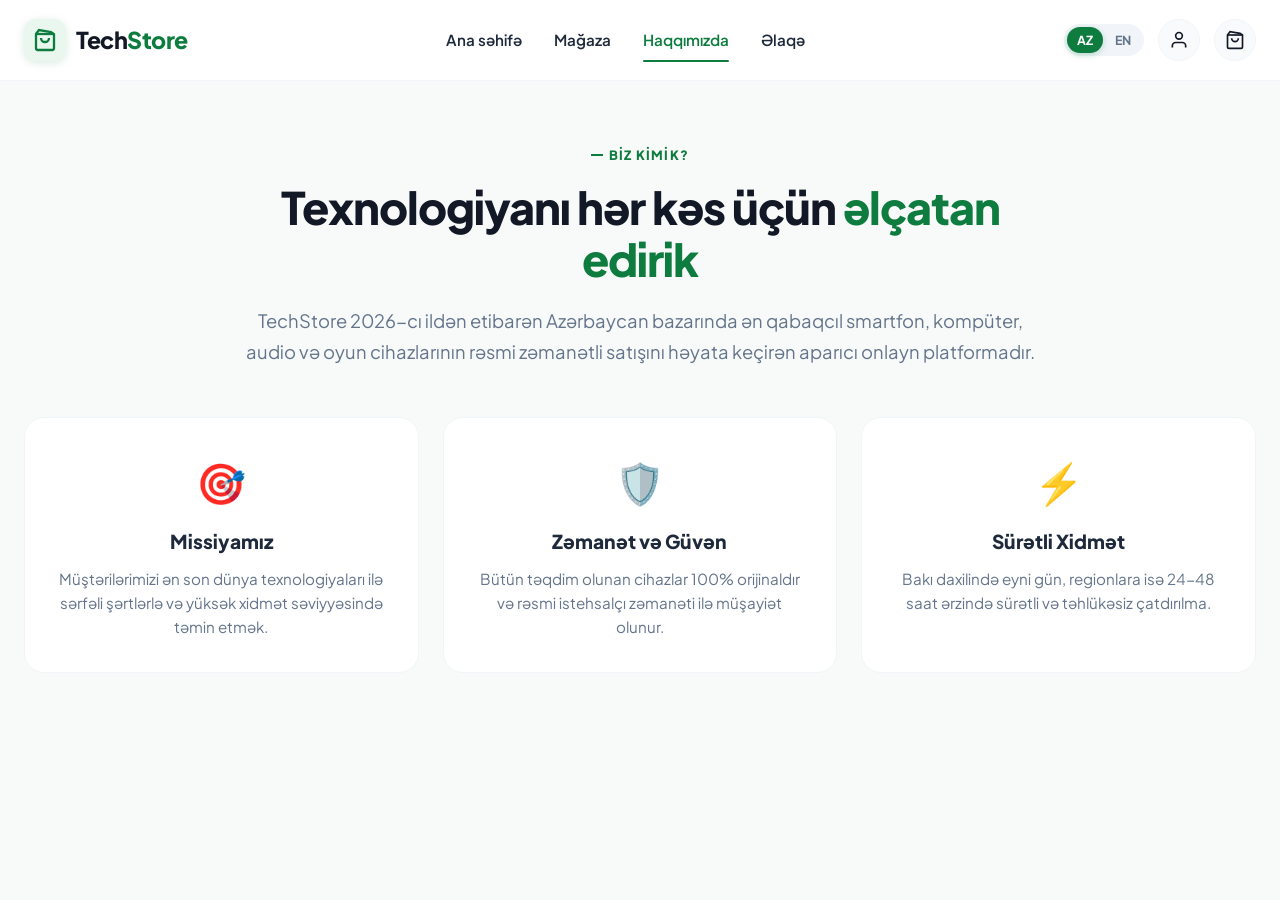
<file: about.html>
<!DOCTYPE html>
<html lang="az">
<head>
  <meta charset="UTF-8">
  <meta name="viewport" content="width=device-width, initial-scale=1.0">
  <title>Haqqımızda — TechStore</title>
  <link rel="stylesheet" href="css/style.css">
  <link rel="stylesheet" href="css/responsive.css">
</head>
<body>

  <!-- Site Header -->
  <header class="site-header">
    <div class="container header-inner">
      <button class="mobile-menu-toggle" aria-label="Menyu"><span></span><span></span><span></span></button>
      <a href="index.html" class="site-logo">
        <div class="logo-icon-wrap">
          <svg width="24" height="24" viewBox="0 0 24 24" fill="none" stroke="currentColor" stroke-width="2.3">
            <path d="M6 2L3 6v14a2 2 0 0 0 2 2h14a2 2 0 0 0 2-2V6l-3-2z"></path>
            <line x1="3" y1="6" x2="21" y2="6"></line>
            <path d="M16 10a4 4 0 0 1-8 0"></path>
          </svg>
        </div>
        <div class="logo-text">Tech<span>Store</span></div>
      </a>
      <nav class="main-nav">
        <a href="index.html" class="nav-link" data-i18n="nav_home">Ana səhifə</a>
        <a href="shop.html" class="nav-link" data-i18n="nav_shop">Mağaza</a>
        <a href="about.html" class="nav-link active" data-i18n="nav_about">Haqqımızda</a>
        <a href="contact.html" class="nav-link" data-i18n="nav_contact">Əlaqə</a>
      </nav>
      <div class="header-actions">
        <div class="lang-toggle-wrap">
          <button class="lang-btn active" data-lang="az">AZ</button>
          <button class="lang-btn" data-lang="en">EN</button>
        </div>
        <a href="admin/index.html" class="action-icon-btn" title="Admin Panel">
          <svg width="20" height="20" viewBox="0 0 24 24" fill="none" stroke="currentColor" stroke-width="2">
            <path d="M20 21v-2a4 4 0 0 0-4-4H8a4 4 0 0 0-4 4v2"></path>
            <circle cx="12" cy="7" r="4"></circle>
          </svg>
        </a>
        <a href="cart.html" class="action-icon-btn open-cart-btn" aria-label="Səbət">
          <svg width="20" height="20" viewBox="0 0 24 24" fill="none" stroke="currentColor" stroke-width="2">
            <path d="M6 2L3 6v14a2 2 0 0 0 2 2h14a2 2 0 0 0 2-2V6l-3-2z"></path>
            <line x1="3" y1="6" x2="21" y2="6"></line>
            <path d="M16 10a4 4 0 0 1-8 0"></path>
          </svg>
          <span class="action-badge cart-count-badge">0</span>
        </a>
      </div>
    </div>
  </header>

  <!-- About Content -->
  <main class="container" style="padding: 60px 24px;">
    <div style="max-width: 800px; margin: 0 auto; text-align: center; margin-bottom: 50px;">
      <span class="section-label" style="display: inline-block;">BİZ KİMİK?</span>
      <h1 class="hero-title" style="font-size: 2.8rem; margin-top: 10px;">
        Texnologiyanı hər kəs üçün <span>əlçatan edirik</span>
      </h1>
      <p style="font-size: 1.15rem; color: var(--text-muted); line-height: 1.7;">
        TechStore 2026-cı ildən etibarən Azərbaycan bazarında ən qabaqcıl smartfon, kompüter, audio və oyun cihazlarının rəsmi zəmanətli satışını həyata keçirən aparıcı onlayn platformadır.
      </p>
    </div>

    <!-- Values Grid -->
    <div class="products-grid" style="grid-template-columns: repeat(3, 1fr); margin-bottom: 60px;">
      <div style="background: #FFFFFF; padding: 32px; border-radius: var(--radius-lg); border: 1px solid var(--border-light); text-align: center;">
        <div style="font-size: 2.5rem; margin-bottom: 12px;">🎯</div>
        <h3 style="font-size: 1.2rem; font-weight: 800; margin-bottom: 10px;">Missiyamız</h3>
        <p style="color: var(--text-muted); font-size: 0.95rem;">Müştərilərimizi ən son dünya texnologiyaları ilə sərfəli şərtlərlə və yüksək xidmət səviyyəsində təmin etmək.</p>
      </div>

      <div style="background: #FFFFFF; padding: 32px; border-radius: var(--radius-lg); border: 1px solid var(--border-light); text-align: center;">
        <div style="font-size: 2.5rem; margin-bottom: 12px;">🛡️</div>
        <h3 style="font-size: 1.2rem; font-weight: 800; margin-bottom: 10px;">Zəmanət və Güvən</h3>
        <p style="color: var(--text-muted); font-size: 0.95rem;">Bütün təqdim olunan cihazlar 100% orijinaldır və rəsmi istehsalçı zəmanəti ilə müşayiət olunur.</p>
      </div>

      <div style="background: #FFFFFF; padding: 32px; border-radius: var(--radius-lg); border: 1px solid var(--border-light); text-align: center;">
        <div style="font-size: 2.5rem; margin-bottom: 12px;">⚡</div>
        <h3 style="font-size: 1.2rem; font-weight: 800; margin-bottom: 10px;">Sürətli Xidmət</h3>
        <p style="color: var(--text-muted); font-size: 0.95rem;">Bakı daxilində eyni gün, regionlara isə 24-48 saat ərzində sürətli və təhlükəsiz çatdırılma.</p>
      </div>
    </div>
  </main>

  <script src="js/data.js"></script>
  <script src="js/i18n.js"></script>
  <script src="js/app.js"></script>
</body>
</html>
</file>
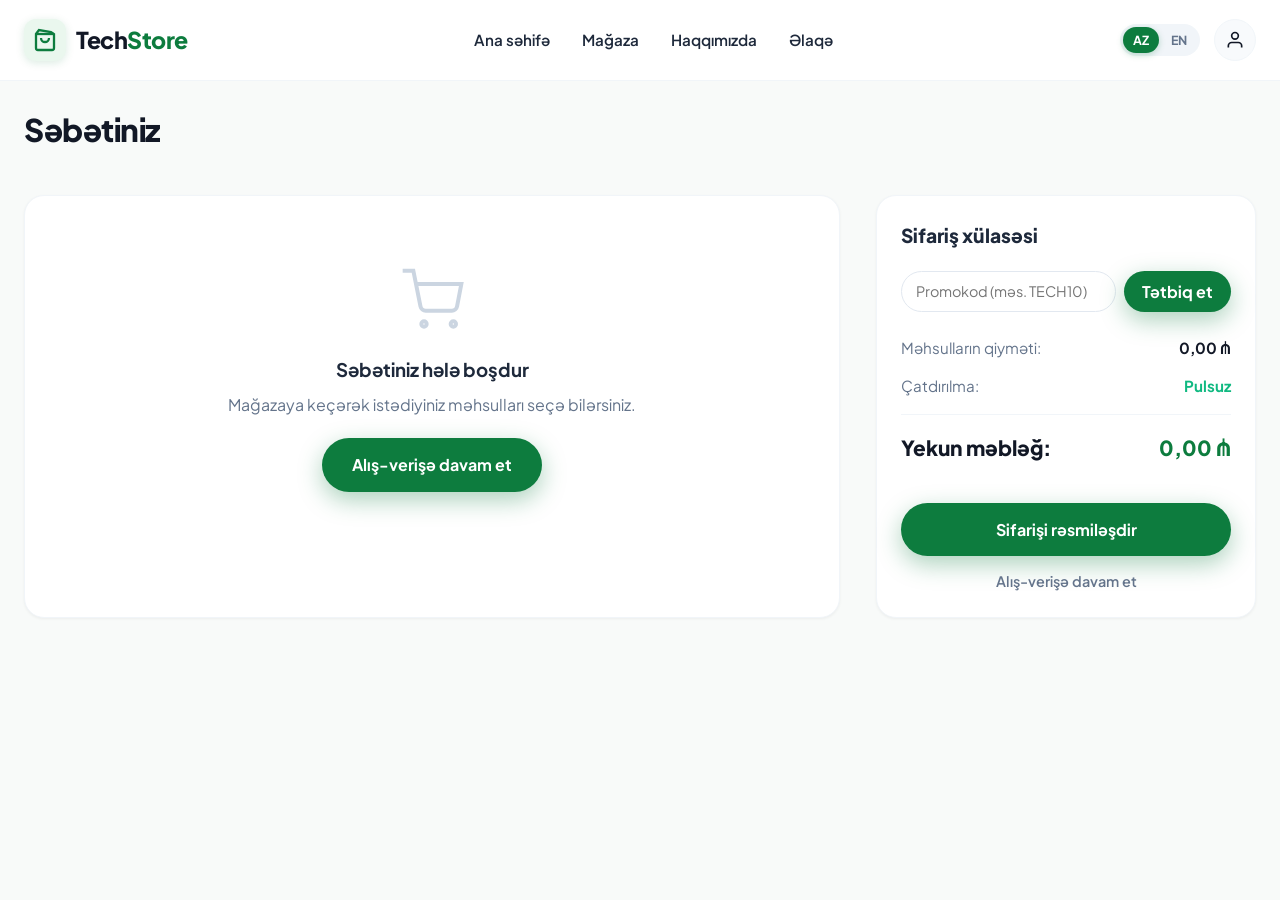
<file: cart.html>
<!DOCTYPE html>
<html lang="az">
<head>
  <meta charset="UTF-8">
  <meta name="viewport" content="width=device-width, initial-scale=1.0">
  <title>Səbət — TechStore</title>
  <link rel="stylesheet" href="css/style.css">
  <link rel="stylesheet" href="css/responsive.css">
  <style>
    .cart-page-layout {
      display: grid;
      grid-template-columns: 1fr 380px;
      gap: 36px;
      padding: 40px 0 60px;
    }
    .cart-table-card, .cart-summary-card {
      background: #FFFFFF;
      border-radius: var(--radius-lg);
      padding: 24px;
      border: 1px solid var(--border-light);
      box-shadow: var(--shadow-sm);
    }
    .cart-items-table {
      width: 100%;
      border-collapse: collapse;
    }
    .cart-items-table th {
      text-align: left;
      padding-bottom: 16px;
      border-bottom: 1px solid var(--border-light);
      color: var(--text-muted);
      font-size: 0.88rem;
      text-transform: uppercase;
    }
    .cart-items-table td {
      padding: 18px 0;
      border-bottom: 1px solid var(--border-light);
    }
    .cart-item-row-info {
      display: flex;
      align-items: center;
      gap: 16px;
    }
    .cart-item-row-info img {
      width: 72px;
      height: 72px;
      object-fit: cover;
      border-radius: 12px;
      background: #F8FAFC;
    }
    .summary-row {
      display: flex;
      justify-content: space-between;
      margin-bottom: 14px;
      font-size: 0.95rem;
      color: var(--text-muted);
    }
    .summary-row.total-row {
      border-top: 1px solid var(--border-light);
      padding-top: 16px;
      margin-top: 16px;
      font-size: 1.3rem;
      font-weight: 800;
      color: var(--dark);
    }
    .coupon-box {
      display: flex;
      gap: 8px;
      margin-bottom: 24px;
    }
    .coupon-input {
      flex: 1;
      padding: 10px 14px;
      border: 1px solid var(--border-color);
      border-radius: var(--radius-pill);
      font-size: 0.9rem;
    }
    @media (max-width: 992px) {
      .cart-page-layout {
        grid-template-columns: 1fr;
      }
    }
  </style>
</head>
<body>

  <!-- Site Header -->
  <header class="site-header">
    <div class="container header-inner">
      <button class="mobile-menu-toggle" aria-label="Menyu"><span></span><span></span><span></span></button>
      <a href="index.html" class="site-logo">
        <div class="logo-icon-wrap">
          <svg width="24" height="24" viewBox="0 0 24 24" fill="none" stroke="currentColor" stroke-width="2.3">
            <path d="M6 2L3 6v14a2 2 0 0 0 2 2h14a2 2 0 0 0 2-2V6l-3-2z"></path>
            <line x1="3" y1="6" x2="21" y2="6"></line>
            <path d="M16 10a4 4 0 0 1-8 0"></path>
          </svg>
        </div>
        <div class="logo-text">Tech<span>Store</span></div>
      </a>
      <nav class="main-nav">
        <a href="index.html" class="nav-link" data-i18n="nav_home">Ana səhifə</a>
        <a href="shop.html" class="nav-link" data-i18n="nav_shop">Mağaza</a>
        <a href="about.html" class="nav-link" data-i18n="nav_about">Haqqımızda</a>
        <a href="contact.html" class="nav-link" data-i18n="nav_contact">Əlaqə</a>
      </nav>
      <div class="header-actions">
        <div class="lang-toggle-wrap">
          <button class="lang-btn active" data-lang="az">AZ</button>
          <button class="lang-btn" data-lang="en">EN</button>
        </div>
        <a href="admin/index.html" class="action-icon-btn" title="Admin Panel">
          <svg width="20" height="20" viewBox="0 0 24 24" fill="none" stroke="currentColor" stroke-width="2">
            <path d="M20 21v-2a4 4 0 0 0-4-4H8a4 4 0 0 0-4 4v2"></path>
            <circle cx="12" cy="7" r="4"></circle>
          </svg>
        </a>
      </div>
    </div>
  </header>

  <!-- Cart Content -->
  <main class="container">
    <div style="padding: 24px 0 0;">
      <h1 class="section-title" data-i18n="cart_title">Səbətiniz</h1>
    </div>

    <div class="cart-page-layout">
      <!-- Items Table -->
      <div class="cart-table-card">
        <div id="cart-table-content">
          <!-- Dynamically populated -->
        </div>
      </div>

      <!-- Order Summary Card -->
      <div class="cart-summary-card">
        <h3 style="font-size: 1.2rem; font-weight: 800; margin-bottom: 20px;">Sifariş xülasəsi</h3>

        <div class="coupon-box">
          <input type="text" id="coupon-code-input" class="coupon-input" placeholder="Promokod (məs. TECH10)">
          <button class="btn-primary" style="padding: 10px 18px;" onclick="applyCoupon()">Tətbiq et</button>
        </div>

        <div class="summary-row">
          <span>Məhsulların qiyməti:</span>
          <span id="cart-page-subtotal" style="font-weight: 700; color: var(--dark);">0,00 ₼</span>
        </div>

        <div class="summary-row">
          <span>Çatdırılma:</span>
          <span style="font-weight: 700; color: #10B981;">Pulsuz</span>
        </div>

        <div class="summary-row" id="discount-row" style="display: none; color: var(--primary);">
          <span>Endirim:</span>
          <span id="discount-amount">-0,00 ₼</span>
        </div>

        <div class="summary-row total-row">
          <span>Yekun məbləğ:</span>
          <span id="cart-page-total" style="color: var(--primary);">0,00 ₼</span>
        </div>

        <a href="checkout.html" class="btn-primary" style="width: 100%; justify-content: center; margin-top: 24px;" data-i18n="cart_checkout">
          Sifarişi rəsmiləşdir
        </a>
        <a href="shop.html" style="display: block; text-align: center; margin-top: 14px; font-size: 0.9rem; font-weight: 600; color: var(--text-muted);" data-i18n="continue_shopping">
          ← Alış-verişə davam et
        </a>
      </div>
    </div>
  </main>

  <!-- Mobile Bottom Nav -->
  <div class="mobile-bottom-nav">
    <a href="index.html" class="mob-nav-btn"><span data-i18n="nav_home">Ana səhifə</span></a>
    <a href="shop.html" class="mob-nav-btn"><span data-i18n="nav_shop">Mağaza</span></a>
    <a href="cart.html" class="mob-nav-btn active"><span data-i18n="cart_title">Səbət</span></a>
    <a href="admin/index.html" class="mob-nav-btn"><span>Admin</span></a>
  </div>

  <script src="js/data.js"></script>
  <script src="js/i18n.js"></script>
  <script src="js/app.js"></script>
  <script>
    let discountPercent = 0;

    document.addEventListener("DOMContentLoaded", () => {
      renderCartTable();
    });

    function renderCartTable() {
      const container = document.getElementById("cart-table-content");
      const cart = window.dataStore.getCart();
      const lang = window.i18n.getLang();

      if (cart.length === 0) {
        container.innerHTML = `
          <div style="text-align: center; padding: 48px;">
            <svg width="64" height="64" viewBox="0 0 24 24" fill="none" stroke="#CBD5E1" stroke-width="1.5" style="margin: 0 auto 16px;">
              <circle cx="9" cy="21" r="1"></circle>
              <circle cx="20" cy="21" r="1"></circle>
              <path d="M1 1h4l2.68 13.39a2 2 0 0 0 2 1.61h9.72a2 2 0 0 0 2-1.61L23 6H6"></path>
            </svg>
            <h3 style="margin-bottom: 8px;">${window.i18n.t("cart_empty")}</h3>
            <p style="color: var(--text-muted); margin-bottom: 20px;">Mağazaya keçərək istədiyiniz məhsulları seçə bilərsiniz.</p>
            <a href="shop.html" class="btn-primary">${window.i18n.t("continue_shopping")}</a>
          </div>
        `;
        updateTotals(0);
        return;
      }

      let subtotal = 0;
      let rows = `
        <table class="cart-items-table">
          <thead>
            <tr>
              <th>Məhsul</th>
              <th>Qiymət</th>
              <th>Say</th>
              <th>Cəm</th>
              <th></th>
            </tr>
          </thead>
          <tbody>
      `;

      cart.forEach(item => {
        const itemTotal = item.price * item.quantity;
        subtotal += itemTotal;
        const title = lang === "az" ? item.title_az : item.title_en;

        rows += `
          <tr>
            <td>
              <div class="cart-item-row-info">
                <img src="${item.image}" alt="${title}">
                <div>
                  <h4 style="font-size: 0.95rem; font-weight: 700;">${title}</h4>
                  <span style="font-size: 0.8rem; color: var(--text-muted);">${item.category}</span>
                </div>
              </div>
            </td>
            <td style="font-weight: 700;">${window.i18n.formatPrice(item.price)}</td>
            <td>
              <div class="qty-counter">
                <button class="qty-btn" onclick="updateItemQty(${item.id}, ${item.quantity - 1}); renderCartTable();">-</button>
                <span class="qty-display">${item.quantity}</span>
                <button class="qty-btn" onclick="updateItemQty(${item.id}, ${item.quantity + 1}); renderCartTable();">+</button>
              </div>
            </td>
            <td style="font-weight: 800; color: var(--primary);">${window.i18n.formatPrice(itemTotal)}</td>
            <td>
              <button onclick="removeDrawerItem(${item.id}); renderCartTable();" style="color: var(--danger); font-size: 1.2rem; cursor: pointer;">
                &times;
              </button>
            </td>
          </tr>
        `;
      });

      rows += `</tbody></table>`;
      container.innerHTML = rows;
      updateTotals(subtotal);
    }

    function updateTotals(subtotal) {
      const discount = subtotal * (discountPercent / 100);
      const total = Math.max(0, subtotal - discount);

      document.getElementById("cart-page-subtotal").textContent = window.i18n.formatPrice(subtotal);
      document.getElementById("cart-page-total").textContent = window.i18n.formatPrice(total);

      const discountRow = document.getElementById("discount-row");
      if (discountPercent > 0) {
        discountRow.style.display = "flex";
        document.getElementById("discount-amount").textContent = `-${window.i18n.formatPrice(discount)}`;
      } else {
        discountRow.style.display = "none";
      }
    }

    function applyCoupon() {
      const code = document.getElementById("coupon-code-input").value.trim().toUpperCase();
      const coupons = window.dataStore.getCoupons();
      const match = coupons.find(c => c.code === code && c.active);

      if (match) {
        discountPercent = match.value;
        showToast(`Təbriklər! ${match.value}% endirim tətbiq olundu! 🎉`);
        renderCartTable();
      } else {
        showToast("Yanlış və ya vaxtı keçmiş kupon kodu!", "error");
      }
    }
  </script>
</body>
</html>
</file>
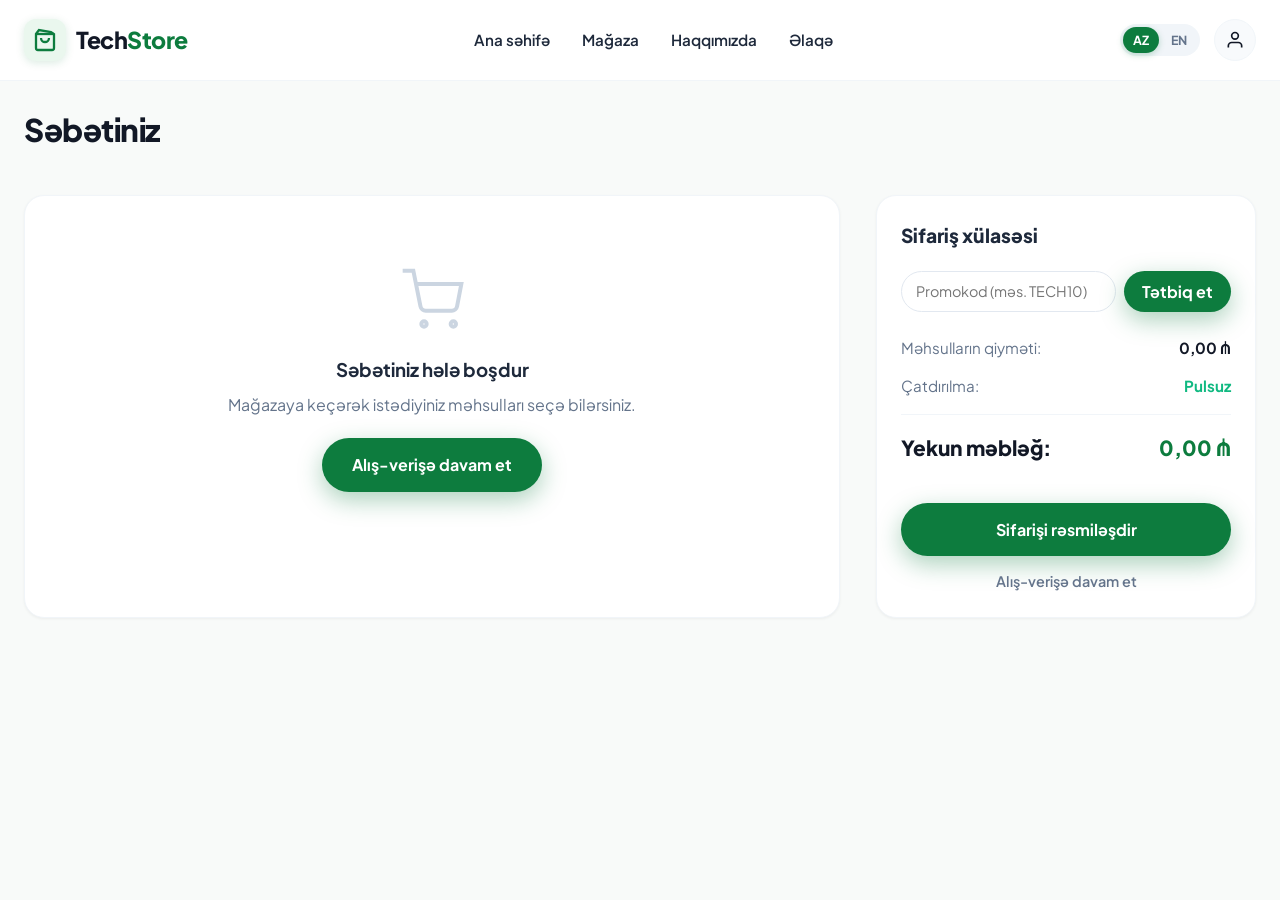
<file: checkout.html>
<!DOCTYPE html>
<html lang="az">
<head>
  <meta charset="UTF-8">
  <meta name="viewport" content="width=device-width, initial-scale=1.0">
  <title>Sifarişi Tamamla — TechStore</title>
  <link rel="stylesheet" href="css/style.css">
  <link rel="stylesheet" href="css/responsive.css">
  <style>
    .checkout-layout {
      display: grid;
      grid-template-columns: 1.2fr 0.8fr;
      gap: 40px;
      padding: 40px 0 60px;
    }
    .form-card, .summary-box {
      background: #FFFFFF;
      border-radius: var(--radius-lg);
      padding: 32px;
      border: 1px solid var(--border-light);
      box-shadow: var(--shadow-sm);
    }
    .form-section-title {
      font-size: 1.2rem;
      font-weight: 800;
      color: var(--dark);
      margin-bottom: 20px;
      display: flex;
      align-items: center;
      gap: 10px;
    }
    .form-grid {
      display: grid;
      grid-template-columns: 1fr 1fr;
      gap: 16px;
      margin-bottom: 20px;
    }
    .form-group {
      display: flex;
      flex-direction: column;
      gap: 6px;
    }
    .form-group.full-width {
      grid-column: span 2;
    }
    .form-group label {
      font-size: 0.88rem;
      font-weight: 700;
      color: var(--text-main);
    }
    .form-control {
      padding: 12px 16px;
      border: 1px solid var(--border-color);
      border-radius: var(--radius-sm);
      font-size: 0.92rem;
      transition: var(--transition);
    }
    .form-control:focus {
      border-color: var(--primary);
      box-shadow: 0 0 0 3px rgba(13, 124, 62, 0.15);
    }
    .payment-options {
      display: flex;
      flex-direction: column;
      gap: 12px;
      margin-top: 10px;
    }
    .payment-option-label {
      display: flex;
      align-items: center;
      gap: 12px;
      padding: 14px 18px;
      border: 2px solid var(--border-light);
      border-radius: var(--radius-md);
      cursor: pointer;
      font-weight: 600;
      transition: var(--transition);
    }
    .payment-option-label:has(input:checked) {
      border-color: var(--primary);
      background: var(--primary-light);
      color: var(--primary);
    }
    .checkout-item {
      display: flex;
      align-items: center;
      gap: 14px;
      padding-bottom: 12px;
      margin-bottom: 12px;
      border-bottom: 1px solid var(--border-light);
    }
    .checkout-item img {
      width: 50px;
      height: 50px;
      object-fit: cover;
      border-radius: 8px;
    }
    .order-success-screen {
      display: none;
      text-align: center;
      padding: 60px 20px;
      max-width: 600px;
      margin: 0 auto;
      background: #FFFFFF;
      border-radius: var(--radius-xl);
      border: 1px solid var(--border-light);
      box-shadow: var(--shadow-md);
    }
    @media (max-width: 992px) {
      .checkout-layout {
        grid-template-columns: 1fr;
      }
      .form-grid {
        grid-template-columns: 1fr;
      }
      .form-group.full-width {
        grid-column: span 1;
      }
    }
  </style>
</head>
<body>

  <!-- Site Header -->
  <header class="site-header">
    <div class="container header-inner">
      <a href="index.html" class="site-logo">
        <div class="logo-icon-wrap">
          <svg width="24" height="24" viewBox="0 0 24 24" fill="none" stroke="currentColor" stroke-width="2.3">
            <path d="M6 2L3 6v14a2 2 0 0 0 2 2h14a2 2 0 0 0 2-2V6l-3-2z"></path>
            <line x1="3" y1="6" x2="21" y2="6"></line>
            <path d="M16 10a4 4 0 0 1-8 0"></path>
          </svg>
        </div>
        <div class="logo-text">Tech<span>Store</span></div>
      </a>
      <div style="font-weight: 700; color: var(--primary); font-size: 0.95rem;">🔒 100% Təhlükəsiz Ödəniş</div>
    </div>
  </header>

  <!-- Checkout Content -->
  <main class="container">
    
    <!-- Success Container (Hidden initially) -->
    <div id="order-success-box" class="order-success-screen">
      <div style="width: 80px; height: 80px; border-radius: 50%; background: #ECFDF5; color: #10B981; display: flex; align-items: center; justify-content: center; margin: 0 auto 20px;">
        <svg width="44" height="44" viewBox="0 0 24 24" fill="none" stroke="currentColor" stroke-width="3">
          <polyline points="20 6 9 17 4 12"></polyline>
        </svg>
      </div>
      <h2 style="font-size: 1.8rem; font-weight: 800; margin-bottom: 12px;" data-i18n="order_success_title">Sifarişiniz uğurla qəbul edildi! 🎉</h2>
      <p style="color: var(--text-muted); font-size: 1.05rem; margin-bottom: 24px;">
        Sifariş nömrəniz: <strong id="success-order-id" style="color: var(--primary);">TS-1085</strong>
      </p>
      <p style="color: var(--text-muted); margin-bottom: 32px;" data-i18n="order_success_note">
        Əməkdaşlarımız 15 dəqiqə ərzində sizinlə əlaqə saxlayacaqlar.
      </p>
      <div style="display: flex; gap: 14px; justify-content: center;">
        <a href="index.html" class="btn-primary">Ana səhifəyə qayıt</a>
        <a href="admin/index.html" class="btn-outline-dark">Admin Paneldə gör</a>
      </div>
    </div>

    <!-- Checkout Main View -->
    <div id="checkout-main-form" class="checkout-layout">
      
      <!-- Checkout Form -->
      <form id="order-form" onsubmit="handlePlaceOrder(event)">
        <div class="form-card">
          <h3 class="form-section-title">
            <span>📍</span> <span data-i18n="checkout_shipping">Çatdırılma məlumatları</span>
          </h3>

          <div class="form-grid">
            <div class="form-group">
              <label data-i18n="checkout_name">Ad və Soyad</label>
              <input type="text" id="cust-name" class="form-control" required placeholder="Əli Həsənov">
            </div>

            <div class="form-group">
              <label data-i18n="checkout_phone">Əlaqə nömrəsi</label>
              <input type="tel" id="cust-phone" class="form-control" required placeholder="+994 50 123 45 67">
            </div>

            <div class="form-group">
              <label data-i18n="checkout_email">E-poçt ünvanı</label>
              <input type="email" id="cust-email" class="form-control" placeholder="ad@example.com">
            </div>

            <div class="form-group">
              <label data-i18n="checkout_city">Şəhər / Rayon</label>
              <select id="cust-city" class="form-control" required>
                <option value="Bakı">Bakı</option>
                <option value="Sumqayıt">Sumqayıt</option>
                <option value="Gəncə">Gəncə</option>
                <option value="Xırdalan">Xırdalan</option>
                <option value="Digər">Digər region</option>
              </select>
            </div>

            <div class="form-group full-width">
              <label data-i18n="checkout_address">Tam ünvan</label>
              <input type="text" id="cust-address" class="form-control" required placeholder="Nəsimi ray., Nizami küç. 45, mənzil 12">
            </div>

            <div class="form-group full-width">
              <label data-i18n="checkout_notes">Sifariş üçün qeydlər</label>
              <textarea id="cust-notes" class="form-control" rows="2" placeholder="Kuryer üçün əlavə məlumat..."></textarea>
            </div>
          </div>

          <h3 class="form-section-title" style="margin-top: 30px;">
            <span>💳</span> <span data-i18n="checkout_payment">Ödəniş üsulu</span>
          </h3>

          <div class="payment-options">
            <label class="payment-option-label">
              <input type="radio" name="payment_type" value="cash" checked>
              <span data-i18n="checkout_cash">Qapıda nağd / kartla ödəniş (Kuryerə)</span>
            </label>
            <label class="payment-option-label">
              <input type="radio" name="payment_type" value="card">
              <span data-i18n="checkout_card">Onlayn kartla ödəniş (Birkart, Tamkart, Visa/Master)</span>
            </label>
          </div>

          <button type="submit" class="btn-primary" style="width: 100%; justify-content: center; margin-top: 32px; font-size: 1.05rem;" data-i18n="checkout_submit">
            Sifarişi təsdiqlə
          </button>
        </div>
      </form>

      <!-- Order Review Sidebar -->
      <div class="summary-box">
        <h3 style="font-size: 1.2rem; font-weight: 800; margin-bottom: 20px;" data-i18n="checkout_order_summary">Sifariş xülasəsi</h3>

        <div id="checkout-items-list">
          <!-- Dynamically populated -->
        </div>

        <div style="border-top: 1px solid var(--border-light); padding-top: 16px; margin-top: 16px;">
          <div style="display: flex; justify-content: space-between; margin-bottom: 10px; color: var(--text-muted);">
            <span data-i18n="checkout_subtotal">Məhsulların cəmi:</span>
            <span id="checkout-subtotal" style="font-weight: 700; color: var(--dark);">0,00 ₼</span>
          </div>
          <div style="display: flex; justify-content: space-between; margin-bottom: 10px; color: var(--text-muted);">
            <span data-i18n="checkout_shipping_fee">Çatdırılma:</span>
            <span style="font-weight: 700; color: #10B981;" data-i18n="checkout_free">Pulsuz</span>
          </div>
          <div style="display: flex; justify-content: space-between; font-size: 1.3rem; font-weight: 800; color: var(--primary); padding-top: 14px; border-top: 1px solid var(--border-light);">
            <span>Yekun:</span>
            <span id="checkout-total">0,00 ₼</span>
          </div>
        </div>
      </div>

    </div>
  </main>

  <script src="js/data.js"></script>
  <script src="js/i18n.js"></script>
  <script src="js/app.js"></script>
  <script>
    document.addEventListener("DOMContentLoaded", () => {
      renderCheckoutSummary();
    });

    function renderCheckoutSummary() {
      const cart = window.dataStore.getCart();
      const container = document.getElementById("checkout-items-list");
      const lang = window.i18n.getLang();

      if (cart.length === 0) {
        window.location.href = "cart.html";
        return;
      }

      let subtotal = 0;
      container.innerHTML = cart.map(item => {
        const itemTotal = item.price * item.quantity;
        subtotal += itemTotal;
        const title = lang === "az" ? item.title_az : item.title_en;

        return `
          <div class="checkout-item">
            <img src="${item.image}" alt="${title}">
            <div style="flex: 1;">
              <h5 style="font-size: 0.88rem; font-weight: 700;">${title}</h5>
              <div style="font-size: 0.8rem; color: var(--text-muted);">${item.quantity} × ${window.i18n.formatPrice(item.price)}</div>
            </div>
            <div style="font-weight: 700; font-size: 0.95rem;">${window.i18n.formatPrice(itemTotal)}</div>
          </div>
        `;
      }).join("");

      document.getElementById("checkout-subtotal").textContent = window.i18n.formatPrice(subtotal);
      document.getElementById("checkout-total").textContent = window.i18n.formatPrice(subtotal);
    }

    function handlePlaceOrder(e) {
      e.preventDefault();
      const cart = window.dataStore.getCart();
      if (cart.length === 0) return;

      const name = document.getElementById("cust-name").value;
      const phone = document.getElementById("cust-phone").value;
      const city = document.getElementById("cust-city").value;
      const address = document.getElementById("cust-address").value;

      const subtotal = cart.reduce((sum, item) => sum + (item.price * item.quantity), 0);

      const newOrder = window.dataStore.addOrder({
        customer: name,
        phone: phone,
        city: `${city}, ${address}`,
        total: subtotal,
        status: "Gözləyir",
        items: cart.map(i => ({ id: i.id, title: i.title_az, quantity: i.quantity, price: i.price }))
      });

      // Clear cart
      window.dataStore.clearCart();

      // Show confirmation screen
      document.getElementById("checkout-main-form").style.display = "none";
      const successBox = document.getElementById("order-success-box");
      document.getElementById("success-order-id").textContent = newOrder.id;
      successBox.style.display = "block";
    }
  </script>
</body>
</html>
</file>
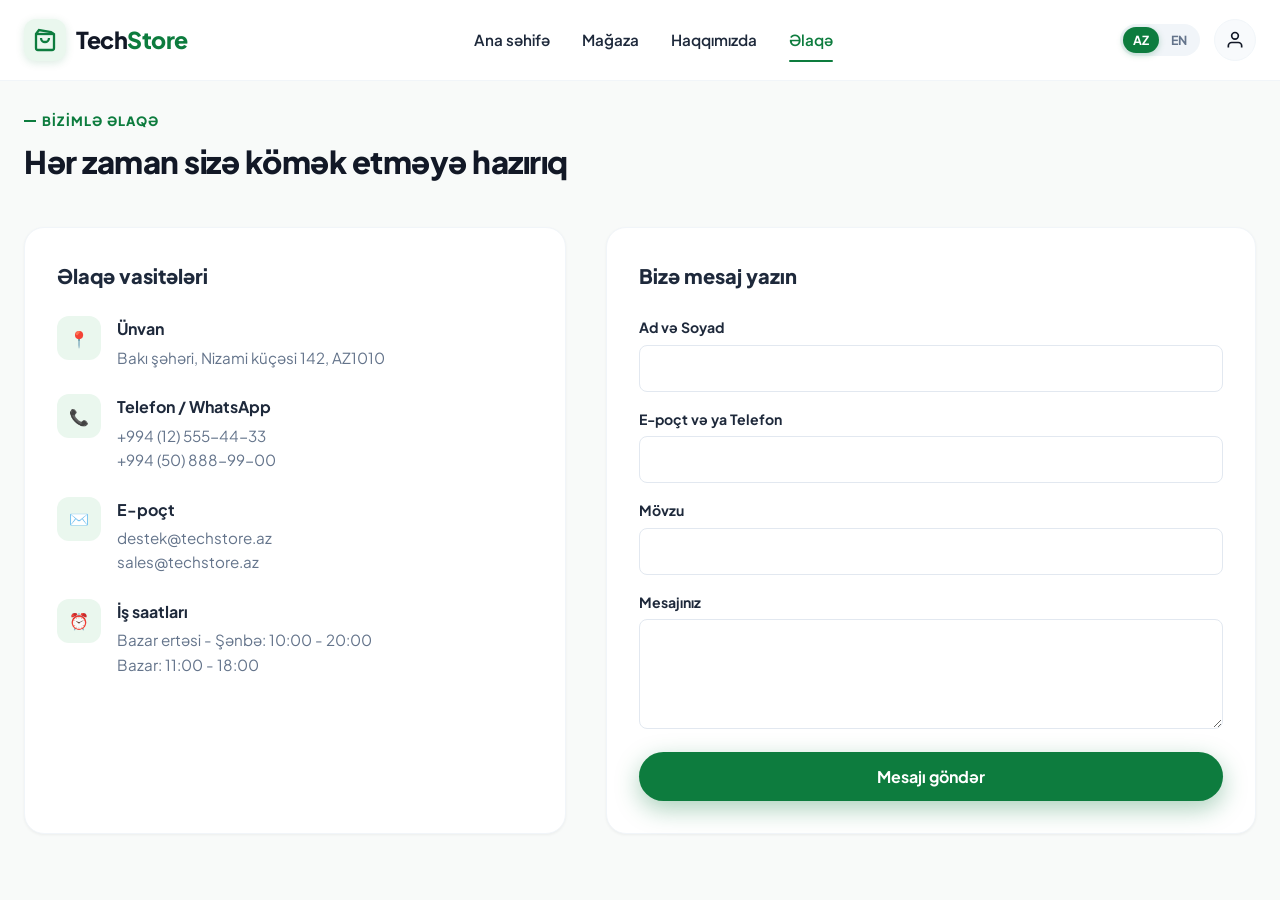
<file: contact.html>
<!DOCTYPE html>
<html lang="az">
<head>
  <meta charset="UTF-8">
  <meta name="viewport" content="width=device-width, initial-scale=1.0">
  <title>Əlaqə — TechStore</title>
  <link rel="stylesheet" href="css/style.css">
  <link rel="stylesheet" href="css/responsive.css">
  <style>
    .contact-layout {
      display: grid;
      grid-template-columns: 1fr 1.2fr;
      gap: 40px;
      padding: 40px 0 60px;
    }
    .contact-info-card, .contact-form-card {
      background: #FFFFFF;
      border-radius: var(--radius-lg);
      padding: 32px;
      border: 1px solid var(--border-light);
      box-shadow: var(--shadow-sm);
    }
    .contact-row {
      display: flex;
      align-items: flex-start;
      gap: 16px;
      margin-bottom: 24px;
    }
    .contact-icon-box {
      width: 44px;
      height: 44px;
      border-radius: 12px;
      background: var(--primary-light);
      display: flex;
      align-items: center;
      justify-content: center;
      color: var(--primary);
      flex-shrink: 0;
    }
    @media (max-width: 992px) {
      .contact-layout {
        grid-template-columns: 1fr;
      }
    }
  </style>
</head>
<body>

  <!-- Site Header -->
  <header class="site-header">
    <div class="container header-inner">
      <button class="mobile-menu-toggle" aria-label="Menyu"><span></span><span></span><span></span></button>
      <a href="index.html" class="site-logo">
        <div class="logo-icon-wrap">
          <svg width="24" height="24" viewBox="0 0 24 24" fill="none" stroke="currentColor" stroke-width="2.3">
            <path d="M6 2L3 6v14a2 2 0 0 0 2 2h14a2 2 0 0 0 2-2V6l-3-2z"></path>
            <line x1="3" y1="6" x2="21" y2="6"></line>
            <path d="M16 10a4 4 0 0 1-8 0"></path>
          </svg>
        </div>
        <div class="logo-text">Tech<span>Store</span></div>
      </a>
      <nav class="main-nav">
        <a href="index.html" class="nav-link" data-i18n="nav_home">Ana səhifə</a>
        <a href="shop.html" class="nav-link" data-i18n="nav_shop">Mağaza</a>
        <a href="about.html" class="nav-link" data-i18n="nav_about">Haqqımızda</a>
        <a href="contact.html" class="nav-link active" data-i18n="nav_contact">Əlaqə</a>
      </nav>
      <div class="header-actions">
        <div class="lang-toggle-wrap">
          <button class="lang-btn active" data-lang="az">AZ</button>
          <button class="lang-btn" data-lang="en">EN</button>
        </div>
        <a href="admin/index.html" class="action-icon-btn" title="Admin Panel">
          <svg width="20" height="20" viewBox="0 0 24 24" fill="none" stroke="currentColor" stroke-width="2">
            <path d="M20 21v-2a4 4 0 0 0-4-4H8a4 4 0 0 0-4 4v2"></path>
            <circle cx="12" cy="7" r="4"></circle>
          </svg>
        </a>
      </div>
    </div>
  </header>

  <!-- Contact Content -->
  <main class="container">
    <div style="padding: 30px 0 0;">
      <span class="section-label">BİZİMLƏ ƏLAQƏ</span>
      <h1 class="section-title">Hər zaman sizə kömək etməyə hazırıq</h1>
    </div>

    <div class="contact-layout">
      <!-- Info Card -->
      <div class="contact-info-card">
        <h3 style="font-size: 1.25rem; font-weight: 800; margin-bottom: 24px;">Əlaqə vasitələri</h3>

        <div class="contact-row">
          <div class="contact-icon-box">📍</div>
          <div>
            <h4 style="font-weight: 700; margin-bottom: 4px;">Ünvan</h4>
            <p style="color: var(--text-muted); font-size: 0.95rem;">Bakı şəhəri, Nizami küçəsi 142, AZ1010</p>
          </div>
        </div>

        <div class="contact-row">
          <div class="contact-icon-box">📞</div>
          <div>
            <h4 style="font-weight: 700; margin-bottom: 4px;">Telefon / WhatsApp</h4>
            <p style="color: var(--text-muted); font-size: 0.95rem;">+994 (12) 555-44-33<br>+994 (50) 888-99-00</p>
          </div>
        </div>

        <div class="contact-row">
          <div class="contact-icon-box">✉️</div>
          <div>
            <h4 style="font-weight: 700; margin-bottom: 4px;">E-poçt</h4>
            <p style="color: var(--text-muted); font-size: 0.95rem;">destek@techstore.az<br>sales@techstore.az</p>
          </div>
        </div>

        <div class="contact-row">
          <div class="contact-icon-box">⏰</div>
          <div>
            <h4 style="font-weight: 700; margin-bottom: 4px;">İş saatları</h4>
            <p style="color: var(--text-muted); font-size: 0.95rem;">Bazar ertəsi - Şənbə: 10:00 - 20:00<br>Bazar: 11:00 - 18:00</p>
          </div>
        </div>
      </div>

      <!-- Form Card -->
      <div class="contact-form-card">
        <h3 style="font-size: 1.25rem; font-weight: 800; margin-bottom: 24px;">Bizə mesaj yazın</h3>
        <form onsubmit="event.preventDefault(); showToast('Mesajınız uğurla göndərildi! Tezliklə cavablandırılacaq.'); this.reset();">
          <div style="display: flex; flex-direction: column; gap: 16px;">
            <div>
              <label style="display: block; font-weight: 700; font-size: 0.88rem; margin-bottom: 6px;">Ad və Soyad</label>
              <input type="text" required style="width: 100%; padding: 12px 16px; border: 1px solid var(--border-color); border-radius: 8px;">
            </div>
            <div>
              <label style="display: block; font-weight: 700; font-size: 0.88rem; margin-bottom: 6px;">E-poçt və ya Telefon</label>
              <input type="text" required style="width: 100%; padding: 12px 16px; border: 1px solid var(--border-color); border-radius: 8px;">
            </div>
            <div>
              <label style="display: block; font-weight: 700; font-size: 0.88rem; margin-bottom: 6px;">Mövzu</label>
              <input type="text" required style="width: 100%; padding: 12px 16px; border: 1px solid var(--border-color); border-radius: 8px;">
            </div>
            <div>
              <label style="display: block; font-weight: 700; font-size: 0.88rem; margin-bottom: 6px;">Mesajınız</label>
              <textarea rows="4" required style="width: 100%; padding: 12px 16px; border: 1px solid var(--border-color); border-radius: 8px;"></textarea>
            </div>
            <button type="submit" class="btn-primary" style="justify-content: center; padding: 14px;">
              Mesajı göndər
            </button>
          </div>
        </form>
      </div>
    </div>
  </main>

  <script src="js/data.js"></script>
  <script src="js/i18n.js"></script>
  <script src="js/app.js"></script>
</body>
</html>
</file>
<file: css/style.css>
/* ==========================================================================
   TechStore - Main Stylesheet
   Directly matching reference design: Emerald Green (#0D7C3E), Modern Tech Vibe
   ========================================================================== */

@import url('https://fonts.googleapis.com/css2?family=Plus+Jakarta+Sans:wght@300;400;500;600;700;800&display=swap');

:root {
  --primary: #0D7C3E;
  --primary-hover: #096331;
  --primary-light: #EAF7EE;
  --primary-light-2: #D4F0DD;
  --primary-gradient: linear-gradient(135deg, #0D7C3E 0%, #15A856 100%);

  --dark: #121826;
  --dark-green: #0E2A1E;
  --dark-green-deep: #071D14;
  --text-main: #1E293B;
  --text-muted: #64748B;
  --text-light: #94A3B8;

  --bg-page: #F8FAF9;
  --bg-card: #FFFFFF;
  --border-color: #E2E8F0;
  --border-light: #F1F5F9;

  --danger: #EF4444;
  --warning: #F59E0B;
  --success: #10B981;

  --shadow-sm: 0 1px 3px rgba(0, 0, 0, 0.05);
  --shadow-md: 0 4px 20px -2px rgba(13, 124, 62, 0.08);
  --shadow-lg: 0 12px 32px -4px rgba(18, 24, 38, 0.08);
  --shadow-card: 0 6px 24px rgba(0, 0, 0, 0.04);
  --shadow-hover: 0 16px 36px -6px rgba(13, 124, 62, 0.16);

  --radius-sm: 8px;
  --radius-md: 14px;
  --radius-lg: 20px;
  --radius-xl: 28px;
  --radius-pill: 9999px;

  --transition: all 0.25s cubic-bezier(0.16, 1, 0.3, 1);
}

/* Base Reset */
*, *::before, *::after {
  box-sizing: border-box;
  margin: 0;
  padding: 0;
}

html {
  scroll-behavior: smooth;
  font-size: 16px;
}

body {
  font-family: 'Plus Jakarta Sans', -apple-system, BlinkMacSystemFont, 'Segoe UI', Roboto, sans-serif;
  background-color: var(--bg-page);
  color: var(--text-main);
  line-height: 1.6;
  overflow-x: hidden;
  -webkit-font-smoothing: antialiased;
}

a {
  color: inherit;
  text-decoration: none;
  transition: var(--transition);
}

img {
  max-width: 100%;
  height: auto;
  display: block;
}

button, input, select, textarea {
  font-family: inherit;
  font-size: inherit;
  border: none;
  outline: none;
}

button {
  cursor: pointer;
  background: none;
}

.container {
  width: 100%;
  max-width: 1280px;
  margin: 0 auto;
  padding: 0 24px;
}

/* ==========================================================================
   Header & Navigation
   ========================================================================== */
.site-header {
  position: sticky;
  top: 0;
  z-index: 1000;
  background: rgba(255, 255, 255, 0.96);
  backdrop-filter: blur(12px);
  -webkit-backdrop-filter: blur(12px);
  border-bottom: 1px solid var(--border-light);
  transition: var(--transition);
}

.header-inner {
  display: flex;
  align-items: center;
  justify-content: space-between;
  height: 80px;
  gap: 24px;
}

/* Logo */
.site-logo {
  display: flex;
  align-items: center;
  gap: 10px;
  font-weight: 800;
  font-size: 1.45rem;
  color: var(--dark);
  letter-spacing: -0.5px;
}

.logo-icon-wrap {
  width: 42px;
  height: 42px;
  border-radius: 12px;
  background: var(--primary-light);
  display: flex;
  align-items: center;
  justify-content: center;
  color: var(--primary);
  box-shadow: 0 2px 8px rgba(13, 124, 62, 0.15);
}

.logo-text span {
  color: var(--primary);
}

/* Main Nav */
.main-nav {
  display: flex;
  align-items: center;
  gap: 32px;
}

.nav-link {
  font-weight: 600;
  font-size: 0.95rem;
  color: var(--text-main);
  position: relative;
  padding: 6px 0;
  display: flex;
  align-items: center;
  gap: 4px;
}

.nav-link:hover,
.nav-link.active {
  color: var(--primary);
}

.nav-link.active::after {
  content: '';
  position: absolute;
  bottom: -4px;
  left: 0;
  right: 0;
  height: 2.5px;
  background: var(--primary);
  border-radius: 4px;
}

/* Categories Dropdown */
.nav-dropdown-wrapper {
  position: relative;
}

.dropdown-menu {
  position: absolute;
  top: 100%;
  left: 0;
  background: var(--bg-card);
  min-width: 230px;
  border-radius: var(--radius-md);
  box-shadow: var(--shadow-lg);
  border: 1px solid var(--border-light);
  padding: 10px 0;
  opacity: 0;
  visibility: hidden;
  transform: translateY(10px);
  transition: var(--transition);
  z-index: 50;
}

.nav-dropdown-wrapper:hover .dropdown-menu {
  opacity: 1;
  visibility: visible;
  transform: translateY(0);
}

.dropdown-item {
  display: flex;
  align-items: center;
  gap: 12px;
  padding: 10px 20px;
  font-size: 0.9rem;
  font-weight: 500;
  color: var(--text-main);
}

.dropdown-item:hover {
  background: var(--primary-light);
  color: var(--primary);
}

/* Search Bar */
.header-search {
  position: relative;
  flex: 1;
  max-width: 320px;
}

.search-input-wrap {
  display: flex;
  align-items: center;
  background: #F1F5F9;
  border: 1px solid transparent;
  border-radius: var(--radius-pill);
  padding: 8px 16px;
  gap: 10px;
  transition: var(--transition);
}

.search-input-wrap:focus-within {
  background: #FFFFFF;
  border-color: var(--primary);
  box-shadow: 0 0 0 3px rgba(13, 124, 62, 0.15);
}

.search-input-wrap svg {
  color: var(--text-muted);
  flex-shrink: 0;
}

.search-input-wrap input {
  background: transparent;
  width: 100%;
  font-size: 0.9rem;
  color: var(--text-main);
}

/* Header Actions */
.header-actions {
  display: flex;
  align-items: center;
  gap: 14px;
}

.action-icon-btn {
  width: 42px;
  height: 42px;
  border-radius: 50%;
  display: flex;
  align-items: center;
  justify-content: center;
  color: var(--dark);
  position: relative;
  background: #F8FAFC;
  border: 1px solid var(--border-light);
  transition: var(--transition);
}

.action-icon-btn:hover {
  background: var(--primary-light);
  color: var(--primary);
  transform: translateY(-2px);
}

.action-badge {
  position: absolute;
  top: -2px;
  right: -2px;
  background: var(--primary);
  color: #FFFFFF;
  font-size: 0.72rem;
  font-weight: 700;
  width: 20px;
  height: 20px;
  border-radius: 50%;
  display: flex;
  align-items: center;
  justify-content: center;
  border: 2px solid #FFFFFF;
  box-shadow: 0 2px 5px rgba(0,0,0,0.15);
}

/* Language Switcher */
.lang-toggle-wrap {
  display: flex;
  align-items: center;
  background: #F1F5F9;
  border-radius: var(--radius-pill);
  padding: 3px;
  gap: 2px;
}

.lang-btn {
  padding: 5px 10px;
  border-radius: var(--radius-pill);
  font-size: 0.78rem;
  font-weight: 700;
  color: var(--text-muted);
  transition: var(--transition);
}

.lang-btn.active {
  background: var(--primary);
  color: #FFFFFF;
  box-shadow: 0 2px 6px rgba(13, 124, 62, 0.25);
}

/* Mobile Toggle */
.mobile-menu-toggle {
  display: none;
  flex-direction: column;
  gap: 5px;
  padding: 8px;
  cursor: pointer;
}

.mobile-menu-toggle span {
  width: 24px;
  height: 2.5px;
  background: var(--dark);
  border-radius: 4px;
  transition: var(--transition);
}

/* ==========================================================================
   Hero Section
   ========================================================================== */
.hero-section {
  padding: 36px 0 24px;
}

.hero-card {
  position: relative;
  background: linear-gradient(135deg, #F0F9F4 0%, #FFFFFF 60%, #E8F6ED 100%);
  border-radius: var(--radius-xl);
  overflow: hidden;
  border: 1px solid rgba(13, 124, 62, 0.1);
  box-shadow: var(--shadow-md);
  padding: 56px 56px 36px;
}

.hero-slider-track {
  position: relative;
  min-height: 400px;
}

.hero-slide {
  display: none;
  grid-template-columns: 1.15fr 0.85fr;
  align-items: center;
  gap: 40px;
  animation: fadeIn 0.5s ease-in-out;
}

.hero-slide.active {
  display: grid;
}

@keyframes fadeIn {
  from { opacity: 0; transform: translateY(10px); }
  to { opacity: 1; transform: translateY(0); }
}

.hero-badge-pill {
  display: inline-flex;
  align-items: center;
  gap: 6px;
  background: #EAF7EE;
  color: var(--primary);
  font-size: 0.85rem;
  font-weight: 700;
  padding: 6px 14px;
  border-radius: var(--radius-pill);
  margin-bottom: 20px;
  border: 1px solid rgba(13, 124, 62, 0.15);
}

.hero-title {
  font-size: 3.2rem;
  font-weight: 800;
  line-height: 1.15;
  color: var(--dark);
  letter-spacing: -1px;
  margin-bottom: 20px;
}

.hero-title span {
  color: var(--primary);
}

.hero-desc {
  font-size: 1.05rem;
  color: var(--text-muted);
  max-width: 500px;
  line-height: 1.6;
  margin-bottom: 32px;
}

.btn-primary {
  display: inline-flex;
  align-items: center;
  gap: 10px;
  background: var(--primary);
  color: #FFFFFF;
  padding: 14px 30px;
  border-radius: var(--radius-pill);
  font-size: 1rem;
  font-weight: 700;
  box-shadow: 0 8px 24px rgba(13, 124, 62, 0.35);
  transition: var(--transition);
}

.btn-primary:hover {
  background: var(--primary-hover);
  transform: translateY(-2px);
  box-shadow: 0 12px 28px rgba(13, 124, 62, 0.45);
}

.hero-img-wrap {
  position: relative;
  display: flex;
  align-items: center;
  justify-content: center;
}

.hero-img-wrap img {
  max-height: 380px;
  width: auto;
  object-fit: contain;
  filter: drop-shadow(0 20px 30px rgba(0, 0, 0, 0.12));
  transition: transform 0.5s ease;
}

.hero-img-wrap:hover img {
  transform: scale(1.03);
}

/* Hero Controls */
.hero-nav-arrow {
  position: absolute;
  top: 50%;
  transform: translateY(-50%);
  width: 44px;
  height: 44px;
  border-radius: 50%;
  background: rgba(255, 255, 255, 0.9);
  border: 1px solid var(--border-light);
  box-shadow: var(--shadow-sm);
  display: flex;
  align-items: center;
  justify-content: center;
  color: var(--dark);
  cursor: pointer;
  z-index: 20;
  transition: var(--transition);
}

.hero-nav-arrow:hover {
  background: #FFFFFF;
  color: var(--primary);
  box-shadow: var(--shadow-md);
  transform: translateY(-50%) scale(1.08);
}

.hero-prev { left: 16px; }
.hero-next { right: 16px; }

/* Hero Bottom Features Bar */
.hero-bottom-bar {
  margin-top: 40px;
  padding-top: 24px;
  border-top: 1px solid rgba(13, 124, 62, 0.12);
  display: flex;
  align-items: center;
  justify-content: space-between;
  flex-wrap: wrap;
  gap: 20px;
}

.hero-feature-item {
  display: flex;
  align-items: center;
  gap: 12px;
}

.hero-feat-icon {
  width: 36px;
  height: 36px;
  border-radius: 50%;
  background: var(--primary-light);
  display: flex;
  align-items: center;
  justify-content: center;
  color: var(--primary);
}

.hero-feat-text {
  font-size: 0.92rem;
  font-weight: 600;
  color: var(--text-main);
}

.hero-dots-wrap {
  display: flex;
  gap: 8px;
}

.hero-dot {
  width: 10px;
  height: 10px;
  border-radius: 50%;
  background: #CBD5E1;
  cursor: pointer;
  transition: var(--transition);
}

.hero-dot.active {
  background: var(--primary);
  width: 24px;
  border-radius: 10px;
}

/* ==========================================================================
   Section Headers
   ========================================================================== */
.section-wrap {
  padding: 48px 0;
}

.section-head {
  display: flex;
  align-items: flex-end;
  justify-content: space-between;
  margin-bottom: 32px;
}

.section-label {
  display: block;
  font-size: 0.8rem;
  font-weight: 800;
  letter-spacing: 1.2px;
  color: var(--primary);
  text-transform: uppercase;
  margin-bottom: 6px;
  position: relative;
  padding-left: 18px;
}

.section-label::before {
  content: '';
  position: absolute;
  left: 0;
  top: 50%;
  transform: translateY(-50%);
  width: 12px;
  height: 2px;
  background: var(--primary);
}

.section-title {
  font-size: 1.95rem;
  font-weight: 800;
  color: var(--dark);
  letter-spacing: -0.5px;
}

.section-view-all {
  display: flex;
  align-items: center;
  gap: 6px;
  font-size: 0.95rem;
  font-weight: 700;
  color: var(--primary);
}

.section-view-all:hover {
  color: var(--primary-hover);
  transform: translateX(4px);
}

/* ==========================================================================
   Categories Grid
   ========================================================================== */
.categories-grid {
  display: grid;
  grid-template-columns: repeat(6, 1fr);
  gap: 18px;
}

.cat-card {
  background: var(--bg-card);
  border-radius: var(--radius-lg);
  padding: 24px 16px;
  display: flex;
  flex-direction: column;
  align-items: center;
  text-align: center;
  border: 1px solid var(--border-light);
  box-shadow: var(--shadow-card);
  transition: var(--transition);
  cursor: pointer;
}

.cat-card:hover {
  transform: translateY(-6px);
  border-color: rgba(13, 124, 62, 0.3);
  box-shadow: var(--shadow-hover);
}

.cat-img-box {
  width: 76px;
  height: 76px;
  border-radius: 16px;
  background: #F8FAFC;
  display: flex;
  align-items: center;
  justify-content: center;
  margin-bottom: 16px;
  overflow: hidden;
  transition: var(--transition);
}

.cat-card:hover .cat-img-box {
  background: var(--primary-light);
  transform: scale(1.05);
}

.cat-img-box img {
  width: 58px;
  height: 58px;
  object-fit: cover;
  border-radius: 10px;
}

.cat-name {
  font-size: 0.95rem;
  font-weight: 700;
  color: var(--dark);
}

/* ==========================================================================
   Product Cards & Carousel
   ========================================================================== */
.carousel-controls {
  display: flex;
  gap: 8px;
}

.carousel-btn {
  width: 38px;
  height: 38px;
  border-radius: 50%;
  background: #FFFFFF;
  border: 1px solid var(--border-color);
  display: flex;
  align-items: center;
  justify-content: center;
  color: var(--dark);
  transition: var(--transition);
}

.carousel-btn:hover {
  background: var(--primary);
  color: #FFFFFF;
  border-color: var(--primary);
}

.products-grid {
  display: grid;
  grid-template-columns: repeat(4, 1fr);
  gap: 24px;
}

.product-card {
  background: var(--bg-card);
  border-radius: var(--radius-lg);
  padding: 20px;
  position: relative;
  border: 1px solid var(--border-light);
  box-shadow: var(--shadow-card);
  display: flex;
  flex-direction: column;
  transition: var(--transition);
}

.product-card:hover {
  transform: translateY(-6px);
  border-color: rgba(13, 124, 62, 0.25);
  box-shadow: var(--shadow-hover);
}

.product-card-top {
  display: flex;
  align-items: center;
  justify-content: space-between;
  margin-bottom: 12px;
}

.discount-badge {
  background: var(--primary);
  color: #FFFFFF;
  font-size: 0.78rem;
  font-weight: 800;
  padding: 4px 10px;
  border-radius: var(--radius-pill);
  box-shadow: 0 2px 8px rgba(13, 124, 62, 0.25);
}

.wishlist-btn {
  width: 34px;
  height: 34px;
  border-radius: 50%;
  background: #F8FAFC;
  display: flex;
  align-items: center;
  justify-content: center;
  color: var(--text-muted);
  border: 1px solid var(--border-light);
  transition: var(--transition);
}

.wishlist-btn:hover {
  background: #FEE2E2;
  color: var(--danger);
  transform: scale(1.1);
}

.wishlist-btn.active {
  background: #FEE2E2;
  color: var(--danger);
}

.product-thumb-wrap {
  width: 100%;
  height: 200px;
  display: flex;
  align-items: center;
  justify-content: center;
  margin-bottom: 16px;
  overflow: hidden;
  position: relative;
  cursor: pointer;
}

.product-thumb-wrap img {
  max-height: 180px;
  width: auto;
  object-fit: contain;
  transition: transform 0.4s ease;
}

.product-card:hover .product-thumb-wrap img {
  transform: scale(1.06);
}

.product-meta {
  flex: 1;
  display: flex;
  flex-direction: column;
}

.product-title {
  font-size: 1rem;
  font-weight: 700;
  color: var(--dark);
  line-height: 1.35;
  margin-bottom: 8px;
  display: -webkit-box;
  -webkit-line-clamp: 2;
  -webkit-box-orient: vertical;
  overflow: hidden;
  height: 2.7em;
}

.product-rating {
  display: flex;
  align-items: center;
  gap: 6px;
  margin-bottom: 12px;
}

.stars-list {
  display: flex;
  color: #F59E0B;
  font-size: 0.85rem;
}

.reviews-num {
  font-size: 0.8rem;
  color: var(--text-muted);
}

.product-price-box {
  display: flex;
  align-items: baseline;
  gap: 10px;
  margin-bottom: 18px;
}

.current-price {
  font-size: 1.25rem;
  font-weight: 800;
  color: var(--dark);
  letter-spacing: -0.3px;
}

.old-price {
  font-size: 0.9rem;
  color: var(--text-light);
  text-decoration: line-through;
  font-weight: 500;
}

.btn-add-cart {
  width: 100%;
  display: flex;
  align-items: center;
  justify-content: center;
  gap: 8px;
  background: var(--primary);
  color: #FFFFFF;
  padding: 12px;
  border-radius: var(--radius-pill);
  font-size: 0.92rem;
  font-weight: 700;
  transition: var(--transition);
  box-shadow: 0 4px 14px rgba(13, 124, 62, 0.25);
}

.btn-add-cart:hover {
  background: var(--primary-hover);
  transform: translateY(-2px);
  box-shadow: 0 6px 18px rgba(13, 124, 62, 0.35);
}

/* ==========================================================================
   Special Promo Banner
   ========================================================================== */
.promo-banner-wrap {
  padding: 24px 0 48px;
}

.promo-banner-card {
  background: linear-gradient(135deg, #E2F3E7 0%, #EFF8F2 50%, #CDEBD6 100%);
  border-radius: var(--radius-xl);
  padding: 48px 56px;
  display: grid;
  grid-template-columns: 1.1fr 0.9fr;
  align-items: center;
  gap: 40px;
  position: relative;
  overflow: hidden;
  border: 1px solid rgba(13, 124, 62, 0.15);
}

.promo-badge-tag {
  display: inline-flex;
  background: rgba(255, 255, 255, 0.8);
  color: var(--primary);
  font-size: 0.82rem;
  font-weight: 800;
  padding: 6px 14px;
  border-radius: var(--radius-pill);
  margin-bottom: 16px;
}

.promo-banner-title {
  font-size: 2.5rem;
  font-weight: 800;
  color: var(--dark);
  line-height: 1.2;
  margin-bottom: 14px;
}

.promo-banner-desc {
  font-size: 1.05rem;
  color: var(--text-muted);
  max-width: 440px;
  margin-bottom: 28px;
}

.btn-outline-dark {
  display: inline-flex;
  align-items: center;
  gap: 8px;
  background: #FFFFFF;
  color: var(--dark);
  font-weight: 700;
  font-size: 0.95rem;
  padding: 12px 28px;
  border-radius: var(--radius-pill);
  border: 1px solid var(--border-color);
  box-shadow: var(--shadow-sm);
  transition: var(--transition);
}

.btn-outline-dark:hover {
  background: var(--dark);
  color: #FFFFFF;
  border-color: var(--dark);
  transform: translateY(-2px);
}

.promo-img-wrap {
  display: flex;
  justify-content: center;
}

.promo-img-wrap img {
  max-height: 280px;
  width: auto;
  object-fit: contain;
  filter: drop-shadow(0 15px 25px rgba(0, 0, 0, 0.1));
}

/* ==========================================================================
   Trust / Value Propositions
   ========================================================================== */
.trust-bar {
  background: #FFFFFF;
  border: 1px solid var(--border-light);
  border-radius: var(--radius-lg);
  padding: 32px 40px;
  display: grid;
  grid-template-columns: repeat(4, 1fr);
  gap: 24px;
  box-shadow: var(--shadow-sm);
  margin-bottom: 48px;
}

.trust-item {
  display: flex;
  align-items: center;
  gap: 16px;
}

.trust-icon {
  width: 50px;
  height: 50px;
  border-radius: 14px;
  background: var(--primary-light);
  display: flex;
  align-items: center;
  justify-content: center;
  color: var(--primary);
  flex-shrink: 0;
}

.trust-info h4 {
  font-size: 0.96rem;
  font-weight: 700;
  color: var(--dark);
  margin-bottom: 2px;
}

.trust-info p {
  font-size: 0.82rem;
  color: var(--text-muted);
}

/* ==========================================================================
   Footer
   ========================================================================== */
.site-footer {
  background: var(--dark-green);
  color: #FFFFFF;
  padding: 64px 0 32px;
  border-top-left-radius: 36px;
  border-top-right-radius: 36px;
  position: relative;
  overflow: hidden;
}

.footer-top {
  display: grid;
  grid-template-columns: 1.4fr 0.8fr 0.8fr 1.2fr;
  gap: 48px;
  padding-bottom: 48px;
  border-bottom: 1px solid rgba(255, 255, 255, 0.1);
}

.footer-logo {
  display: flex;
  align-items: center;
  gap: 10px;
  font-size: 1.4rem;
  font-weight: 800;
  color: #FFFFFF;
  margin-bottom: 16px;
}

.footer-logo .logo-icon-wrap {
  background: rgba(255, 255, 255, 0.1);
  color: #34D399;
}

.footer-about p {
  color: #94A3B8;
  font-size: 0.92rem;
  line-height: 1.6;
  max-width: 320px;
}

.footer-widget h4 {
  font-size: 1.05rem;
  font-weight: 700;
  margin-bottom: 20px;
  color: #FFFFFF;
}

.footer-links {
  list-style: none;
  display: flex;
  flex-direction: column;
  gap: 12px;
}

.footer-links a {
  color: #94A3B8;
  font-size: 0.92rem;
}

.footer-links a:hover {
  color: #34D399;
  transform: translateX(4px);
}

.social-links {
  display: flex;
  gap: 12px;
}

.social-link {
  width: 40px;
  height: 40px;
  border-radius: 50%;
  background: rgba(255, 255, 255, 0.08);
  display: flex;
  align-items: center;
  justify-content: center;
  color: #FFFFFF;
  transition: var(--transition);
}

.social-link:hover {
  background: var(--primary);
  transform: translateY(-3px);
}

.newsletter-form {
  margin-top: 16px;
  display: flex;
  background: rgba(255, 255, 255, 0.1);
  border-radius: var(--radius-pill);
  padding: 4px;
  border: 1px solid rgba(255, 255, 255, 0.15);
}

.newsletter-form input {
  background: transparent;
  color: #FFFFFF;
  padding: 10px 18px;
  flex: 1;
  font-size: 0.9rem;
}

.newsletter-form input::placeholder {
  color: #94A3B8;
}

.newsletter-form button {
  background: var(--primary);
  color: #FFFFFF;
  width: 42px;
  height: 42px;
  border-radius: 50%;
  display: flex;
  align-items: center;
  justify-content: center;
  transition: var(--transition);
}

.newsletter-form button:hover {
  background: #34D399;
  color: var(--dark-green);
}

.footer-bottom {
  padding-top: 32px;
  display: flex;
  align-items: center;
  justify-content: space-between;
  font-size: 0.85rem;
  color: #94A3B8;
}

.footer-legal-links {
  display: flex;
  gap: 24px;
}

.footer-legal-links a:hover {
  color: #34D399;
}

/* ==========================================================================
   Slide-in Cart Drawer & Modals
   ========================================================================= */
.cart-drawer-overlay {
  position: fixed;
  top: 0;
  left: 0;
  right: 0;
  bottom: 0;
  background: rgba(0, 0, 0, 0.5);
  backdrop-filter: blur(4px);
  z-index: 2000;
  opacity: 0;
  visibility: hidden;
  transition: var(--transition);
}

.cart-drawer-overlay.active {
  opacity: 1;
  visibility: visible;
}

.cart-drawer {
  position: fixed;
  top: 0;
  right: -450px;
  width: 100%;
  max-width: 420px;
  height: 100%;
  background: #FFFFFF;
  z-index: 2001;
  box-shadow: var(--shadow-lg);
  display: flex;
  flex-direction: column;
  transition: right 0.35s cubic-bezier(0.16, 1, 0.3, 1);
}

.cart-drawer.active {
  right: 0;
}

.cart-drawer-head {
  padding: 24px;
  border-bottom: 1px solid var(--border-light);
  display: flex;
  align-items: center;
  justify-content: space-between;
}

.cart-drawer-head h3 {
  font-size: 1.25rem;
  font-weight: 800;
}

.close-drawer-btn {
  font-size: 1.4rem;
  color: var(--text-muted);
  cursor: pointer;
  padding: 4px;
}

.cart-drawer-body {
  flex: 1;
  overflow-y: auto;
  padding: 24px;
  display: flex;
  flex-direction: column;
  gap: 16px;
}

.cart-empty-state {
  text-align: center;
  margin: auto;
  color: var(--text-muted);
}

.cart-empty-state svg {
  margin: 0 auto 16px;
  color: #CBD5E1;
}

.drawer-cart-item {
  display: flex;
  gap: 14px;
  padding-bottom: 16px;
  border-bottom: 1px solid var(--border-light);
}

.drawer-cart-item img {
  width: 70px;
  height: 70px;
  object-fit: cover;
  border-radius: var(--radius-sm);
  background: #F8FAFC;
}

.drawer-item-info {
  flex: 1;
}

.drawer-item-title {
  font-size: 0.9rem;
  font-weight: 700;
  color: var(--dark);
  line-height: 1.3;
  margin-bottom: 4px;
}

.drawer-item-price {
  font-weight: 800;
  color: var(--primary);
  font-size: 0.95rem;
  margin-bottom: 8px;
}

.drawer-item-actions {
  display: flex;
  align-items: center;
  justify-content: space-between;
}

.qty-counter {
  display: inline-flex;
  align-items: center;
  background: #F1F5F9;
  border-radius: var(--radius-pill);
  padding: 2px 6px;
}

.qty-btn {
  width: 24px;
  height: 24px;
  display: flex;
  align-items: center;
  justify-content: center;
  font-weight: 700;
  color: var(--text-main);
}

.qty-display {
  padding: 0 8px;
  font-size: 0.85rem;
  font-weight: 700;
}

.drawer-remove-item {
  color: var(--danger);
  font-size: 0.8rem;
  font-weight: 600;
}

.cart-drawer-foot {
  padding: 24px;
  border-top: 1px solid var(--border-light);
  background: #F8FAFC;
}

.drawer-total-row {
  display: flex;
  justify-content: space-between;
  align-items: center;
  font-size: 1.15rem;
  font-weight: 800;
  margin-bottom: 16px;
}

.drawer-checkout-btn {
  width: 100%;
  padding: 14px;
  background: var(--primary);
  color: #FFFFFF;
  border-radius: var(--radius-pill);
  font-weight: 700;
  text-align: center;
  display: block;
  box-shadow: 0 4px 14px rgba(13, 124, 62, 0.3);
}

/* Toast Notifications */
.toast-container {
  position: fixed;
  bottom: 24px;
  right: 24px;
  z-index: 3000;
  display: flex;
  flex-direction: column;
  gap: 10px;
}

.toast {
  background: #FFFFFF;
  border-left: 4px solid var(--primary);
  padding: 14px 20px;
  border-radius: var(--radius-sm);
  box-shadow: var(--shadow-lg);
  display: flex;
  align-items: center;
  gap: 12px;
  font-size: 0.92rem;
  font-weight: 600;
  animation: slideInRight 0.3s ease;
  min-width: 280px;
}

@keyframes slideInRight {
  from { transform: translateX(100%); opacity: 0; }
  to { transform: translateX(0); opacity: 1; }
}

/* Quick Search Suggestions Popup */
.search-results-dropdown {
  position: absolute;
  top: 100%;
  left: 0;
  right: 0;
  background: #FFFFFF;
  border-radius: var(--radius-md);
  box-shadow: var(--shadow-lg);
  border: 1px solid var(--border-light);
  margin-top: 8px;
  max-height: 380px;
  overflow-y: auto;
  z-index: 100;
  display: none;
}

.search-results-dropdown.active {
  display: block;
}

.search-result-item {
  display: flex;
  align-items: center;
  gap: 12px;
  padding: 10px 14px;
  border-bottom: 1px solid var(--border-light);
  transition: var(--transition);
}

.search-result-item:hover {
  background: var(--primary-light);
}

.search-result-item img {
  width: 44px;
  height: 44px;
  object-fit: cover;
  border-radius: 6px;
}

.search-item-info h5 {
  font-size: 0.88rem;
  font-weight: 700;
  color: var(--dark);
}

.search-item-info span {
  font-size: 0.82rem;
  font-weight: 700;
  color: var(--primary);
}

/* Mobile Bottom Navigation Bar */
.mobile-bottom-nav {
  display: none;
  position: fixed;
  bottom: 0;
  left: 0;
  right: 0;
  height: 64px;
  background: #FFFFFF;
  border-top: 1px solid var(--border-light);
  z-index: 1500;
  box-shadow: 0 -4px 16px rgba(0,0,0,0.06);
  justify-content: space-around;
  align-items: center;
}

.mob-nav-btn {
  display: flex;
  flex-direction: column;
  align-items: center;
  gap: 4px;
  color: var(--text-muted);
  font-size: 0.72rem;
  font-weight: 600;
  position: relative;
}

.mob-nav-btn.active,
.mob-nav-btn:hover {
  color: var(--primary);
}
</file>
<file: css/responsive.css>
/* ==========================================================================
   TechStore - Responsive Stylesheet
   Mobile First & Breakpoints: 1200px, 992px, 768px, 480px
   ========================================================================== */

/* Large Tablets & Small Desktops (max-width: 1200px) */
@media (max-width: 1200px) {
  .hero-title {
    font-size: 2.6rem;
  }
  .products-grid {
    grid-template-columns: repeat(3, 1fr);
  }
  .categories-grid {
    grid-template-columns: repeat(3, 1fr);
  }
  .footer-top {
    grid-template-columns: 1.2fr 1fr 1fr;
    row-gap: 36px;
  }
  .footer-widget:last-child {
    grid-column: span 3;
  }
}

/* Medium Tablets & iPads (max-width: 992px) */
@media (max-width: 992px) {
  .site-header .main-nav {
    display: none;
  }

  .mobile-menu-toggle {
    display: flex;
  }

  .header-search {
    max-width: 240px;
  }

  .hero-slide {
    grid-template-columns: 1fr;
    text-align: center;
    gap: 24px;
  }

  .hero-slide .hero-desc {
    margin: 0 auto 28px;
  }

  .hero-slide .hero-img-wrap {
    order: -1;
  }

  .hero-img-wrap img {
    max-height: 280px;
  }

  .hero-bottom-bar {
    justify-content: center;
    gap: 16px;
  }

  .products-grid {
    grid-template-columns: repeat(2, 1fr);
    gap: 16px;
  }

  .promo-banner-card {
    grid-template-columns: 1fr;
    text-align: center;
    padding: 36px 24px;
  }

  .promo-banner-desc {
    margin: 0 auto 24px;
  }

  .trust-bar {
    grid-template-columns: repeat(2, 1fr);
    padding: 24px;
  }

  .footer-top {
    grid-template-columns: 1fr 1fr;
  }

  .footer-about {
    grid-column: span 2;
  }

  .footer-widget:last-child {
    grid-column: span 2;
  }
}

/* Mobile Screens (max-width: 768px) */
@media (max-width: 768px) {
  body {
    padding-bottom: 70px; /* Space for sticky bottom navigation */
  }

  .header-inner {
    height: 68px;
  }

  .site-logo {
    font-size: 1.25rem;
  }

  .logo-icon-wrap {
    width: 36px;
    height: 36px;
  }

  .header-search {
    display: none; /* Accessible via mobile search button or dedicated modal */
  }

  .hero-section {
    padding: 16px 0;
  }

  .hero-card {
    padding: 28px 20px 20px;
    border-radius: var(--radius-lg);
  }

  .hero-title {
    font-size: 1.9rem;
  }

  .hero-desc {
    font-size: 0.92rem;
  }

  .hero-nav-arrow {
    display: none;
  }

  .hero-bottom-bar {
    flex-direction: column;
    align-items: flex-start;
  }

  .section-wrap {
    padding: 32px 0;
  }

  .section-head {
    flex-direction: column;
    align-items: flex-start;
    gap: 12px;
  }

  .section-title {
    font-size: 1.5rem;
  }

  .categories-grid {
    grid-template-columns: repeat(2, 1fr);
    gap: 12px;
  }

  .cat-card {
    padding: 16px 12px;
  }

  .cat-img-box {
    width: 60px;
    height: 60px;
  }

  .cat-img-box img {
    width: 44px;
    height: 44px;
  }

  .cat-name {
    font-size: 0.88rem;
  }

  .products-grid {
    grid-template-columns: repeat(2, 1fr);
    gap: 12px;
  }

  .product-card {
    padding: 14px;
  }

  .product-thumb-wrap {
    height: 140px;
  }

  .product-thumb-wrap img {
    max-height: 120px;
  }

  .product-title {
    font-size: 0.88rem;
    height: 2.6em;
  }

  .current-price {
    font-size: 1.05rem;
  }

  .old-price {
    font-size: 0.8rem;
  }

  .btn-add-cart {
    padding: 9px;
    font-size: 0.82rem;
  }

  .btn-add-cart span {
    display: none; /* Icon only on very small screens or compact text */
  }

  .promo-banner-title {
    font-size: 1.7rem;
  }

  .trust-bar {
    grid-template-columns: 1fr;
    gap: 16px;
  }

  .footer-top {
    grid-template-columns: 1fr;
    gap: 32px;
  }

  .footer-about {
    grid-column: span 1;
  }

  .footer-widget:last-child {
    grid-column: span 1;
  }

  .footer-bottom {
    flex-direction: column;
    gap: 14px;
    text-align: center;
  }

  .mobile-bottom-nav {
    display: flex;
  }

  .cart-drawer {
    max-width: 100%;
  }
}

/* Small SmartPhones (max-width: 480px) */
@media (max-width: 480px) {
  .products-grid {
    grid-template-columns: 1fr; /* 1 column for crystal clear visibility on micro phones */
  }

  .product-thumb-wrap {
    height: 180px;
  }

  .product-thumb-wrap img {
    max-height: 160px;
  }

  .btn-add-cart span {
    display: inline;
  }
}

/* Mobile Side Navigation Drawer */
.mobile-nav-drawer {
  position: fixed;
  top: 0;
  left: -320px;
  width: 300px;
  height: 100%;
  background: #FFFFFF;
  z-index: 2500;
  box-shadow: var(--shadow-lg);
  display: flex;
  flex-direction: column;
  transition: left 0.3s cubic-bezier(0.16, 1, 0.3, 1);
}

.mobile-nav-drawer.active {
  left: 0;
}

.mobile-nav-head {
  padding: 20px;
  border-bottom: 1px solid var(--border-light);
  display: flex;
  align-items: center;
  justify-content: space-between;
}

.mobile-nav-links {
  list-style: none;
  padding: 20px;
  display: flex;
  flex-direction: column;
  gap: 16px;
}

.mobile-nav-links a {
  display: flex;
  align-items: center;
  gap: 12px;
  font-size: 1.05rem;
  font-weight: 700;
  color: var(--dark);
  padding: 8px 0;
}

.mobile-nav-links a:hover,
.mobile-nav-links a.active {
  color: var(--primary);
}
</file>
